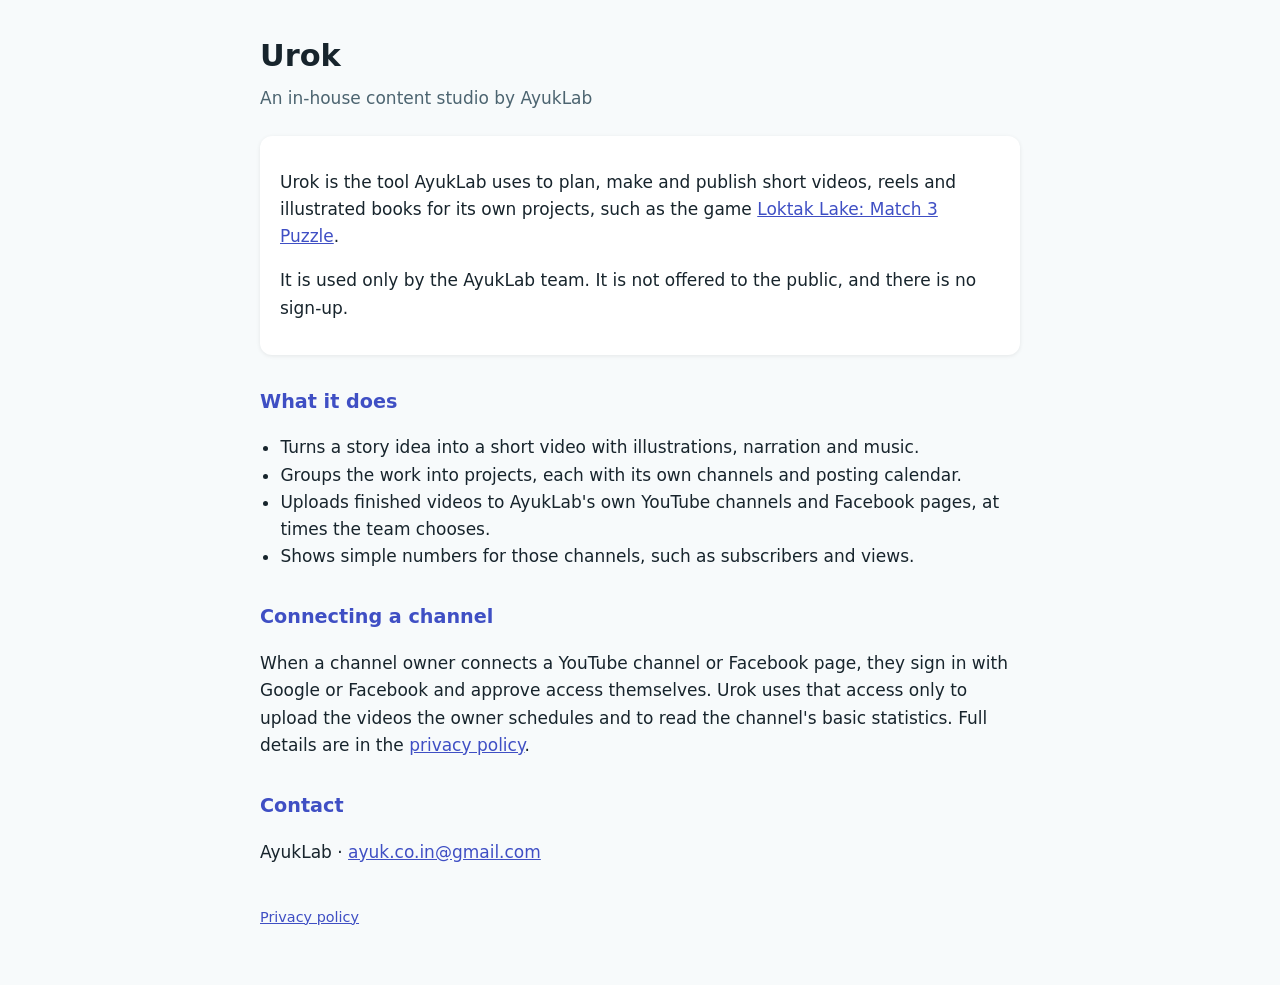
<file: index.html>
<!doctype html>
<html lang="en">
<head>
<meta charset="utf-8">
<meta name="viewport" content="width=device-width, initial-scale=1">
<title>Urok by AyukLab</title>
<meta name="description" content="Urok is AyukLab's in-house studio for making and publishing short videos and books for AyukLab's own games and channels.">
<link rel="stylesheet" href="style.css">
</head>
<body>
<main>
  <h1>Urok</h1>
  <p class="lead">An in-house content studio by AyukLab</p>

  <div class="short">
    <p>Urok is the tool AyukLab uses to plan, make and publish short videos, reels and illustrated books for its own projects, such as the game <a href="https://play.google.com/store/apps/details?id=com.ayuklab.lotuslake">Loktak Lake: Match 3 Puzzle</a>.</p>
    <p>It is used only by the AyukLab team. It is not offered to the public, and there is no sign-up.</p>
  </div>

  <h2>What it does</h2>
  <ul>
    <li>Turns a story idea into a short video with illustrations, narration and music.</li>
    <li>Groups the work into projects, each with its own channels and posting calendar.</li>
    <li>Uploads finished videos to AyukLab's own YouTube channels and Facebook pages, at times the team chooses.</li>
    <li>Shows simple numbers for those channels, such as subscribers and views.</li>
  </ul>

  <h2>Connecting a channel</h2>
  <p>When a channel owner connects a YouTube channel or Facebook page, they sign in with Google or Facebook and approve access themselves. Urok uses that access only to upload the videos the owner schedules and to read the channel's basic statistics. Full details are in the <a href="privacy.html">privacy policy</a>.</p>

  <h2>Contact</h2>
  <p>AyukLab · <a href="mailto:ayuk.co.in@gmail.com">ayuk.co.in@gmail.com</a></p>

  <footer><a href="privacy.html">Privacy policy</a></footer>
</main>
</body>
</html>
</file>
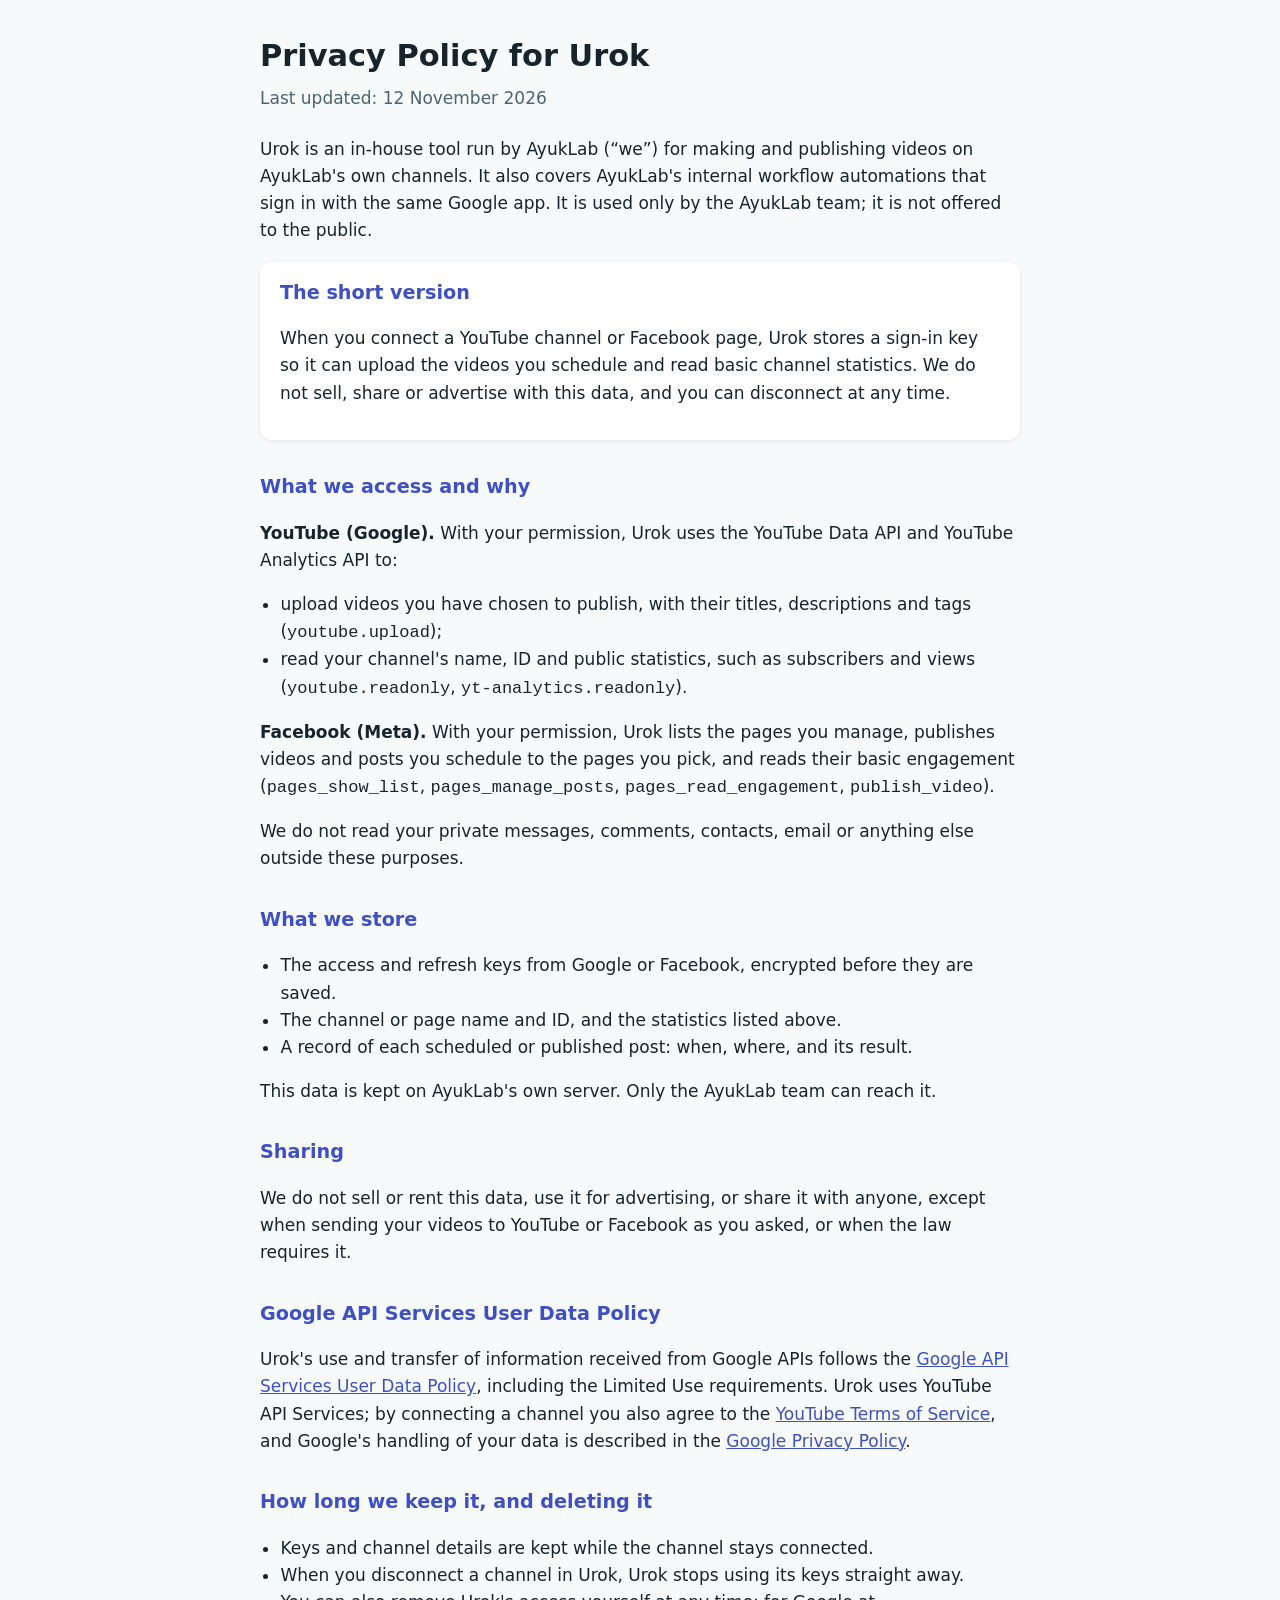
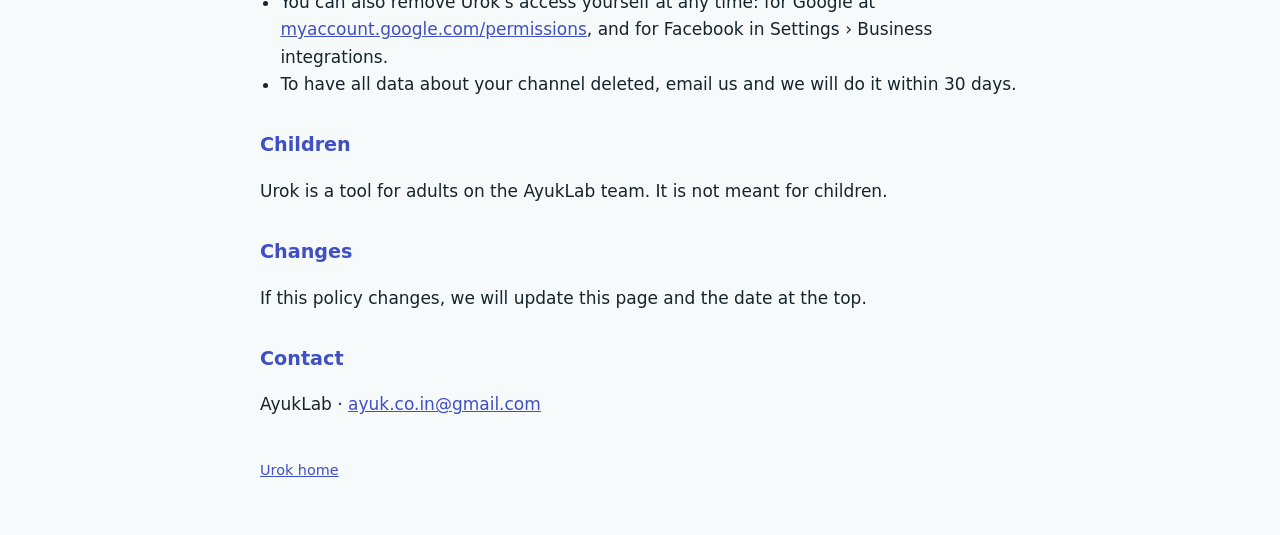
<file: privacy.html>
<!doctype html>
<html lang="en">
<head>
<meta charset="utf-8">
<meta name="viewport" content="width=device-width, initial-scale=1">
<title>Urok Privacy Policy</title>
<meta name="description" content="How Urok, AyukLab's in-house content studio, uses YouTube and Facebook data.">
<link rel="stylesheet" href="style.css">
</head>
<body>
<main>
  <h1>Privacy Policy for Urok</h1>
  <p class="updated">Last updated: 12 November 2026</p>

  <p>Urok is an in-house tool run by AyukLab (“we”) for making and publishing videos on AyukLab's own channels. It also covers AyukLab's internal workflow automations that sign in with the same Google app. It is used only by the AyukLab team; it is not offered to the public.</p>

  <div class="short">
    <h2 style="margin-top:0">The short version</h2>
    <p>When you connect a YouTube channel or Facebook page, Urok stores a sign-in key so it can upload the videos you schedule and read basic channel statistics. We do not sell, share or advertise with this data, and you can disconnect at any time.</p>
  </div>

  <h2>What we access and why</h2>
  <p><strong>YouTube (Google).</strong> With your permission, Urok uses the YouTube Data API and YouTube Analytics API to:</p>
  <ul>
    <li>upload videos you have chosen to publish, with their titles, descriptions and tags (<code>youtube.upload</code>);</li>
    <li>read your channel's name, ID and public statistics, such as subscribers and views (<code>youtube.readonly</code>, <code>yt-analytics.readonly</code>).</li>
  </ul>
  <p><strong>Facebook (Meta).</strong> With your permission, Urok lists the pages you manage, publishes videos and posts you schedule to the pages you pick, and reads their basic engagement (<code>pages_show_list</code>, <code>pages_manage_posts</code>, <code>pages_read_engagement</code>, <code>publish_video</code>).</p>
  <p>We do not read your private messages, comments, contacts, email or anything else outside these purposes.</p>

  <h2>What we store</h2>
  <ul>
    <li>The access and refresh keys from Google or Facebook, encrypted before they are saved.</li>
    <li>The channel or page name and ID, and the statistics listed above.</li>
    <li>A record of each scheduled or published post: when, where, and its result.</li>
  </ul>
  <p>This data is kept on AyukLab's own server. Only the AyukLab team can reach it.</p>

  <h2>Sharing</h2>
  <p>We do not sell or rent this data, use it for advertising, or share it with anyone, except when sending your videos to YouTube or Facebook as you asked, or when the law requires it.</p>

  <h2>Google API Services User Data Policy</h2>
  <p>Urok's use and transfer of information received from Google APIs follows the <a href="https://developers.google.com/terms/api-services-user-data-policy">Google API Services User Data Policy</a>, including the Limited Use requirements. Urok uses YouTube API Services; by connecting a channel you also agree to the <a href="https://www.youtube.com/t/terms">YouTube Terms of Service</a>, and Google's handling of your data is described in the <a href="https://policies.google.com/privacy">Google Privacy Policy</a>.</p>

  <h2>How long we keep it, and deleting it</h2>
  <ul>
    <li>Keys and channel details are kept while the channel stays connected.</li>
    <li>When you disconnect a channel in Urok, Urok stops using its keys straight away.</li>
    <li>You can also remove Urok's access yourself at any time: for Google at <a href="https://myaccount.google.com/permissions">myaccount.google.com/permissions</a>, and for Facebook in Settings › Business integrations.</li>
    <li>To have all data about your channel deleted, email us and we will do it within 30 days.</li>
  </ul>

  <h2>Children</h2>
  <p>Urok is a tool for adults on the AyukLab team. It is not meant for children.</p>

  <h2>Changes</h2>
  <p>If this policy changes, we will update this page and the date at the top.</p>

  <h2>Contact</h2>
  <p>AyukLab · <a href="mailto:ayuk.co.in@gmail.com">ayuk.co.in@gmail.com</a></p>

  <footer><a href="./">Urok home</a></footer>
</main>
</body>
</html>
</file>
<file: style.css>
:root { --bg: #f7fafb; --ink: #17242c; --muted: #4c6470; --accent: #3f4fc4; --card: #ffffff; }
@media (prefers-color-scheme: dark) {
  :root { --bg: #0d1520; --ink: #e8eef3; --muted: #9db0bd; --accent: #9aa6ff; --card: #142130; }
}
body { margin: 0; background: var(--bg); color: var(--ink); font: 17px/1.6 system-ui, -apple-system, "Segoe UI", Roboto, sans-serif; }
main { max-width: 760px; margin: 0 auto; padding: 32px 16px 56px; }
h1 { font-size: 1.9rem; margin: 0 0 4px; }
h2 { font-size: 1.2rem; margin: 32px 0 8px; color: var(--accent); }
.updated, .lead { color: var(--muted); margin: 0 0 24px; }
.short { background: var(--card); border-radius: 12px; padding: 16px 20px; box-shadow: 0 1px 4px rgba(0,0,0,.08); }
ul { padding-left: 1.2em; }
a { color: var(--accent); overflow-wrap: anywhere; }
footer { margin-top: 40px; color: var(--muted); font-size: .9rem; }
</file>
